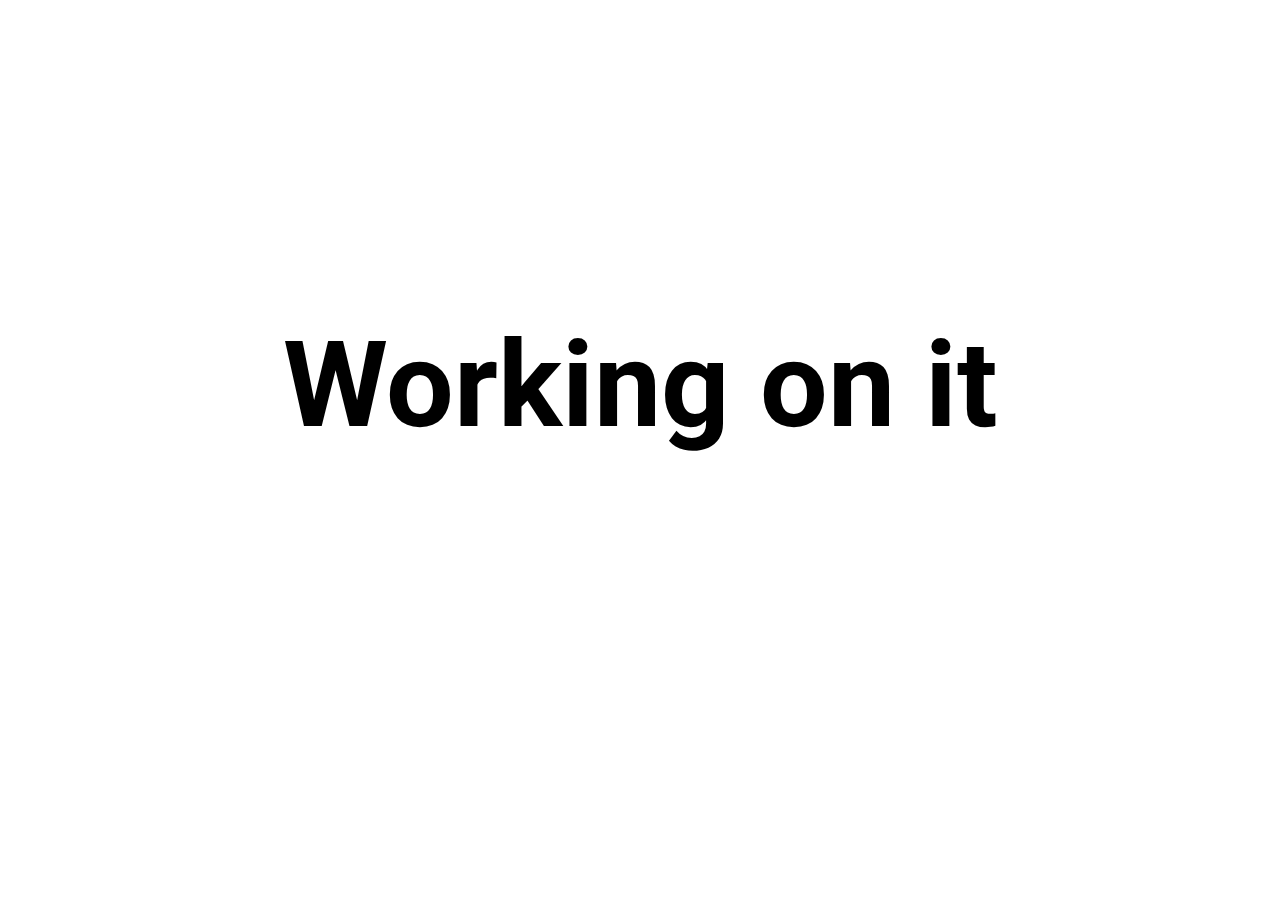
<file: index.html>
<!DOCTYPE html>
<html lang="en">
<head>
    <meta charset="UTF-8">
    <meta name="viewport" content="width=device-width, initial-scale=1.0">
    <meta http-equiv="X-UA-Compatible" content="ie=edge">
    <title>peradalta</title>
    <link rel="stylesheet" href="/css.css">
    <link rel="stylesheet" href="https://cdnjs.cloudflare.com/ajax/libs/font-awesome/4.7.0/css/font-awesome.min.css">
    <link rel="shortcut icon" type="image/x-icon" href="./logPeradalta.png" />
</head>
<body>
    <h1 id="title">Working on it</h1>
    
</body>
</html>
</file>
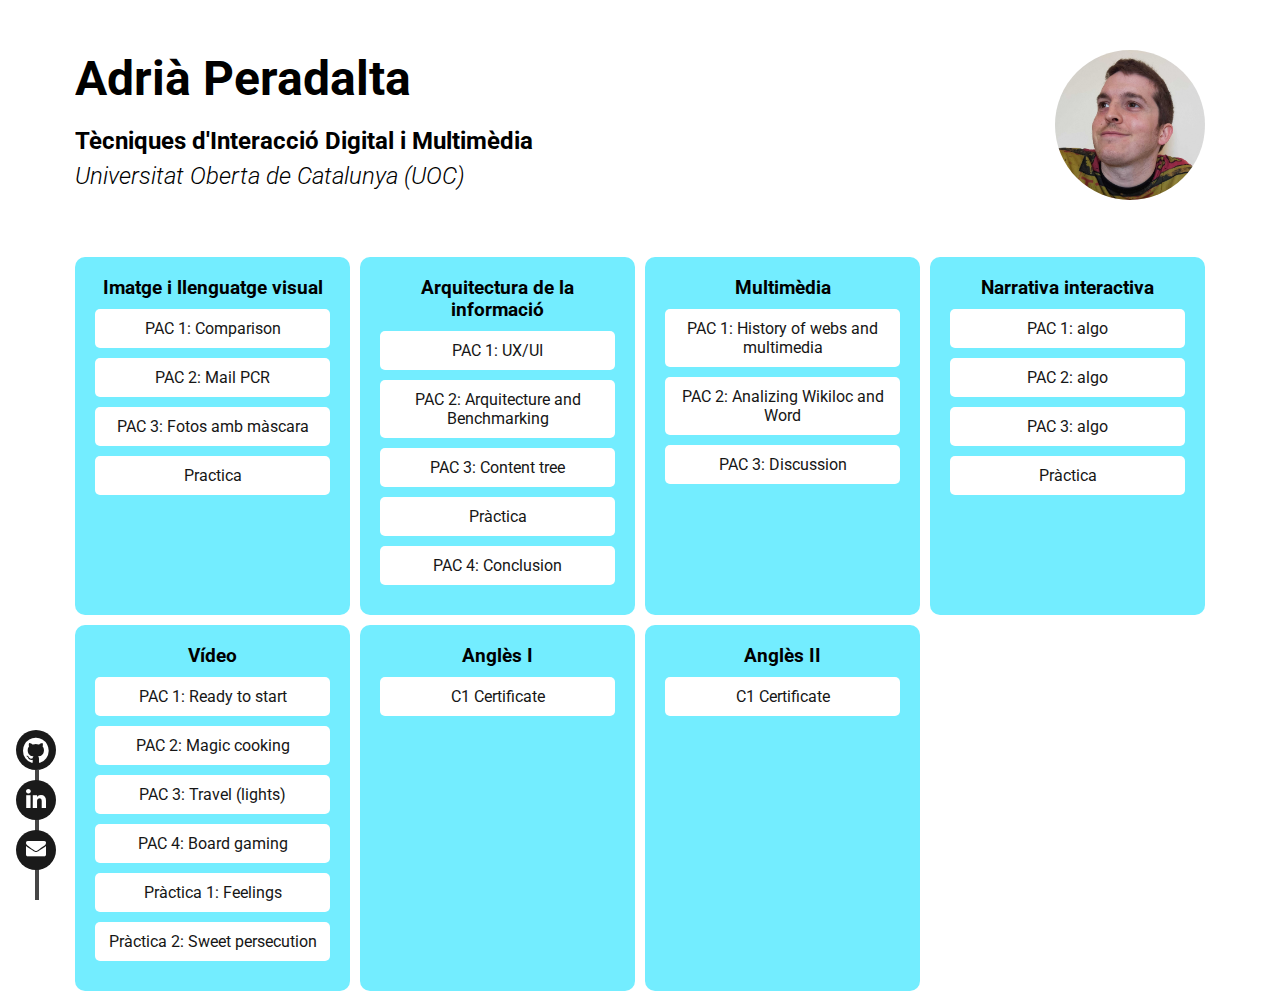
<file: universitat/uni.html>
<!DOCTYPE html>
<html lang="en">
<head>
    <meta charset="UTF-8">
    <meta http-equiv="X-UA-Compatible" content="IE=edge">
    <meta name="viewport" content="width=device-width, initial-scale=1.0">
    <title>Peradalta - University</title>
    <link rel="stylesheet" href="../css.css">
    <link rel="stylesheet" href="https://cdnjs.cloudflare.com/ajax/libs/font-awesome/4.7.0/css/font-awesome.min.css">
    <link href="https://maxcdn.bootstrapcdn.com/font-awesome/4.7.0/css/font-awesome.min.css" rel="stylesheet" />
    
    <link rel="shortcut icon" type="image/x-icon" href="/imgs/logPeradalta.png" />
</head>
<body>
    <header>
        <div>
            <h1>Adrià Peradalta</h1>
            <h2>Tècniques d'Interacció Digital i Multimèdia</h2>
            <h2 id="uoc">Universitat Oberta de Catalunya (UOC)</h2>
        </div>
        <div id="img"></div>
    </header>
    
    
    <div id="main"></div>
    
    <div id="info"></div>
    <div class="icons">
        <div><a href="https://github.com/aperadalta/" target="_blank" style="margin-top: 3px"><i class="fa fa-github" style="font-size: 30px;"></i></a></div>
        <div><a href="https://www.linkedin.com/in/adria-peradalta-roig/" target="_blank"><i class="fa fa-linkedin" style="font-size: 23px;"></a></i></div>
        <div><a href="mailto:adria.peradalta@gmail.com" target="_blank"><i class="fa fa-envelope" style="font-size: 20px;"></a></i></div>
    </div>
    
    <script src="main.js"></script>
</body>
</html>
</file>
<file: css.css>
@import url("https://fonts.googleapis.com/css2?family=Roboto:ital,wght@0,300;0,400;0,500;0,700;0,900;1,100;1,300;1,400;1,500;1,700;1,900&display=swap");
#title {
  font-family: 'Roboto', sans-serif;
  font-size: 120px;
  font-weight: 1200;
  text-align: center;
  margin-top: 35vh;
}

* {
  margin: 0;
  padding: 0;
  -webkit-box-sizing: border-box;
          box-sizing: border-box;
  overflow-x: hidden;
  text-align: center;
  font-family: 'Roboto', sans-serif;
}

body {
  padding: 0 75px;
}

header {
  margin: 50px auto;
  max-width: 1280px;
  display: -webkit-box;
  display: -ms-flexbox;
  display: flex;
  -webkit-box-pack: justify;
      -ms-flex-pack: justify;
          justify-content: space-between;
}

header * {
  text-align: left;
  margin-bottom: 7px;
}

header h1 {
  font-size: 3em;
  margin-bottom: 20px;
}

header #uoc {
  font-style: italic;
  font-weight: 300;
}

header #img {
  height: 150px;
  width: 150px;
  border-radius: 50%;
  background-color: grey;
  background-image: url("/universitat/myself.jpg");
  background-position: 85% 20%;
  background-repeat: no-repeat;
  background-size: 190%;
  -webkit-transform: scaleX(-1);
          transform: scaleX(-1);
}

#main {
  display: -ms-grid;
  display: grid;
  margin: auto;
  max-width: 1280px;
  -ms-grid-columns: (minmax(230px, 1fr))[auto-fit];
      grid-template-columns: repeat(auto-fit, minmax(230px, 1fr));
  -webkit-column-gap: 10px;
          column-gap: 10px;
  row-gap: 10px;
}

#main .square {
  padding: 20px;
  border-radius: 10px;
  background-color: #73EDFF;
  text-align: center;
}

p {
  padding: 10px 3px 10px 3px;
  margin: 10px 0;
  border-radius: 5px;
  background-color: white;
  width: 100%;
  color: #161616;
  -webkit-transition: background-color 0.5s, color 0.1s;
  transition: background-color 0.5s, color 0.1s;
}

p:hover {
  color: white;
  background-color: #14182c;
}

a {
  text-decoration: none;
}

#info {
  position: fixed;
  bottom: 0;
  left: 35px;
  border-left: 4px solid #464646;
  height: 130px;
  overflow: visible;
  padding-bottom: 50px;
}

.icons {
  position: fixed;
  bottom: 20px;
  left: 36px;
  z-index: 99;
  overflow: visible;
}

.icons div {
  margin: 10px 0;
  margin-left: -20px;
  background-color: #1a1a1a;
  border-radius: 50%;
  width: 40px;
  height: 40px;
  text-align: center;
  display: -webkit-box;
  display: -ms-flexbox;
  display: flex;
  -webkit-box-align: center;
      -ms-flex-align: center;
          align-items: center;
  -webkit-box-pack: center;
      -ms-flex-pack: center;
          justify-content: center;
  cursor: pointer;
  -webkit-transition: color 1s, background-color 1s, -webkit-transform 1s;
  transition: color 1s, background-color 1s, -webkit-transform 1s;
  transition: transform 1s, color 1s, background-color 1s;
  transition: transform 1s, color 1s, background-color 1s, -webkit-transform 1s;
}

.icons div a {
  color: white;
}

.icons div a:hover {
  color: #1a1a1a;
}

.icons div:hover {
  color: #1a1a1a;
  background-color: white;
  -webkit-transform: rotate(360deg);
          transform: rotate(360deg);
}

@media only screen and (max-width: 800px) {
  body {
    padding: 0;
  }
  header {
    -webkit-box-orient: vertical;
    -webkit-box-direction: normal;
        -ms-flex-direction: column;
            flex-direction: column;
    -webkit-box-align: center;
        -ms-flex-align: center;
            align-items: center;
  }
  header * {
    text-align: center;
  }
  header #img {
    margin-top: 30px;
  }
  #main {
    -ms-grid-columns: (minmax(150px, 1fr))[auto-fit];
        grid-template-columns: repeat(auto-fit, minmax(150px, 1fr));
  }
}
/*# sourceMappingURL=css.css.map */
</file>
